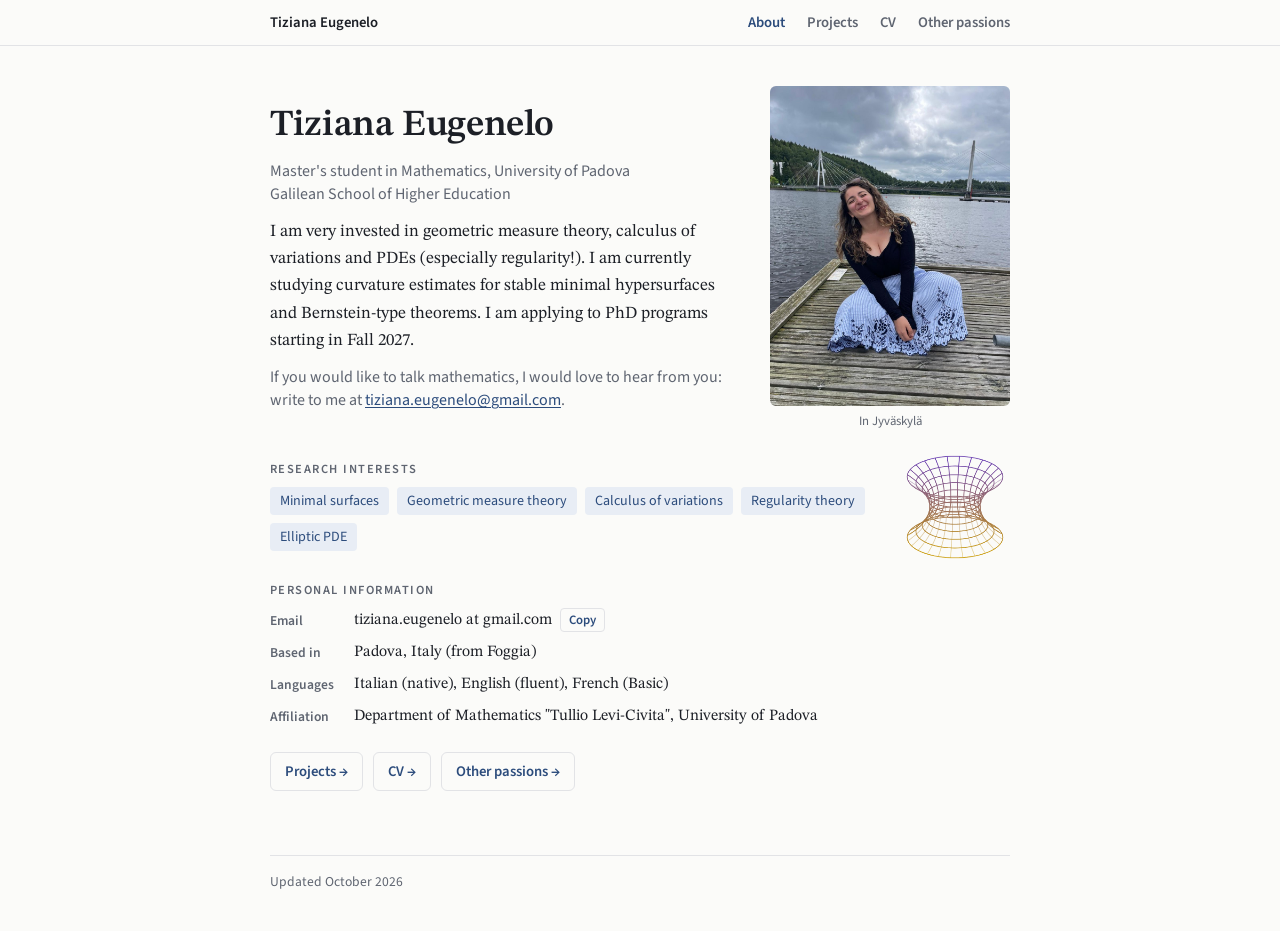
<file: index.html>
<!doctype html>
<html lang="en">
<head>
<meta charset="utf-8">
<meta name="viewport" content="width=device-width, initial-scale=1, viewport-fit=cover">
<meta name="description" content="Tiziana Eugenelo, master's student in mathematics at the University of Padova and the Galilean School. Geometric analysis and geometric measure theory.">
<title>Tiziana Eugenelo</title>
<link rel="preconnect" href="https://fonts.googleapis.com">
<link rel="stylesheet" href="https://fonts.googleapis.com/css2?family=STIX+Two+Text:ital,wght@0,400;0,600;1,400&family=Source+Sans+3:wght@400;600&display=swap">
<link rel="stylesheet" href="style.css">
<style>
.intro{grid-template-columns:1fr 240px}
.photo{width:240px}
.me{margin:0;display:grid;gap:6px}
.me figcaption{font:400 .8rem var(--sans);color:var(--muted);text-align:center}
@media (max-width:600px){.intro{grid-template-columns:1fr}.photo{width:100%;max-width:320px}.me figcaption{text-align:left}}
</style>
</head>
<body>
<nav aria-label="Pages">
  <div class="in">
    <a class="name" href="index.html" style="color:var(--ink)">Tiziana Eugenelo</a>
    <a href="index.html" class="on" aria-current="page">About</a>
    <a href="projects.html">Projects</a>
    <a href="cv.html">CV</a>
    <a href="passions.html">Other passions</a>
  </div>
</nav>

<main>
  <section id="about" aria-label="About">
    <div class="intro">
      <div>
        <h1>Tiziana Eugenelo</h1>
        <p class="role">Master's student in Mathematics, University of Padova<br>Galilean School of Higher Education</p>
        <p>I am very invested in geometric measure theory, calculus of variations and PDEs (especially regularity!). I am currently studying curvature estimates for stable minimal hypersurfaces and Bernstein-type theorems. I am applying to PhD programs starting in Fall 2027.</p>
        <p class="role">If you would like to talk mathematics, I would love to hear from you: write to me at <a href="mailto:tiziana.eugenelo@gmail.com" class="mail">tiziana.eugenelo@gmail.com</a>.</p>
      </div>
      <div class="fig">
        <figure class="me"><img class="photo" src="tiziana.jpg" alt="Tiziana Eugenelo sitting on a pier by a lake in Jyväskylä" width="900" height="1200"><figcaption>In Jyväskylä</figcaption></figure>
      </div>
    </div>
    <div class="interests">
      <div>
        <h3>Research interests</h3>
        <div class="chips"><span>Minimal surfaces</span><span>Geometric measure theory</span><span>Calculus of variations</span><span>Regularity theory</span><span>Elliptic PDE</span></div>
      </div>
      <canvas id="catenoid" width="240" height="240" role="img" aria-label="Rotating wireframe of a catenoid, a minimal surface of revolution"></canvas>
    </div>
    <div class="block">
      <h3>Personal information</h3>
      <dl class="facts">
        <dt>Email</dt><dd><span id="email">tiziana.eugenelo at gmail.com</span><button class="copy" id="copy" type="button">Copy</button></dd>
        <dt>Based in</dt><dd>Padova, Italy (from Foggia)</dd>
        <dt>Languages</dt><dd>Italian (native), English (fluent), French (Basic)</dd>
        <dt>Affiliation</dt><dd>Department of Mathematics "Tullio Levi-Civita", University of Padova</dd>
      </dl>
    </div>
    <div class="explore">
      <a href="projects.html">Projects →</a>
      <a href="cv.html">CV →</a>
      <a href="passions.html">Other passions →</a>
    </div>
  </section>
</main>

<footer><div>Updated October 2026</div></footer>
<script>
(function(){
  var btn=document.getElementById('copy');
  btn.addEventListener('click',function(){
    var t=document.getElementById('email').textContent;
    function sel(){var r=document.createRange();r.selectNodeContents(document.getElementById('email'));var s=getSelection();s.removeAllRanges();s.addRange(r);btn.textContent='Selected';}
    if(navigator.clipboard&&navigator.clipboard.writeText){navigator.clipboard.writeText(t).then(function(){btn.textContent='Copied';},sel);}else sel();
    setTimeout(function(){btn.textContent='Copy';},1800);
  });
})();
(function(){
  var c=document.getElementById('catenoid'); if(!c) return;
  var ctx=c.getContext('2d'), W=c.width, H=c.height;
  var reduce=window.matchMedia&&window.matchMedia('(prefers-reduced-motion: reduce)').matches;
  function colors(){var s=getComputedStyle(document.documentElement);var g=ctx.createLinearGradient(0,0,0,H);g.addColorStop(0.08,s.getPropertyValue('--cat-a').trim()||'#6a3fb0');g.addColorStop(0.92,s.getPropertyValue('--cat-b').trim()||'#c99a06');return g;}
  var col=colors();
  var V=1.25, scale=W/(2*Math.cosh(V)*1.15);
  function proj(u,v,a){
    var x=Math.cosh(v)*Math.cos(u), y=Math.cosh(v)*Math.sin(u), z=v;
    var xr=x*Math.cos(a)-y*Math.sin(a), yr=x*Math.sin(a)+y*Math.cos(a);
    var tilt=0.42, zr=z*Math.cos(tilt)-yr*Math.sin(tilt), depth=z*Math.sin(tilt)+yr*Math.cos(tilt);
    return [W/2+xr*scale, H/2-zr*scale*1.05, depth];
  }
  function line(pts){ctx.beginPath();pts.forEach(function(p,i){i?ctx.lineTo(p[0],p[1]):ctx.moveTo(p[0],p[1]);});ctx.stroke();}
  function draw(a){
    col=colors();
    ctx.clearRect(0,0,W,H); ctx.lineWidth=1.9; ctx.strokeStyle=col;
    var i,j,pts;
    for(i=0;i<=10;i++){var v=-V+2*V*i/10;pts=[];for(j=0;j<=72;j++)pts.push(proj(2*Math.PI*j/72,v,a));ctx.globalAlpha=0.9;line(pts);}
    for(i=0;i<24;i++){var u=2*Math.PI*i/24;pts=[];for(j=0;j<=30;j++)pts.push(proj(u,-V+2*V*j/30,a));var d=proj(u,0,a)[2];ctx.globalAlpha=d>0?0.35:0.95;line(pts);}
    ctx.globalAlpha=1;
  }
  if(reduce){draw(0.6);return;}
  var a=0.6; function tick(){a+=0.0035;draw(a);requestAnimationFrame(tick);} tick();
})();</script>
</body>
</html>
</file>
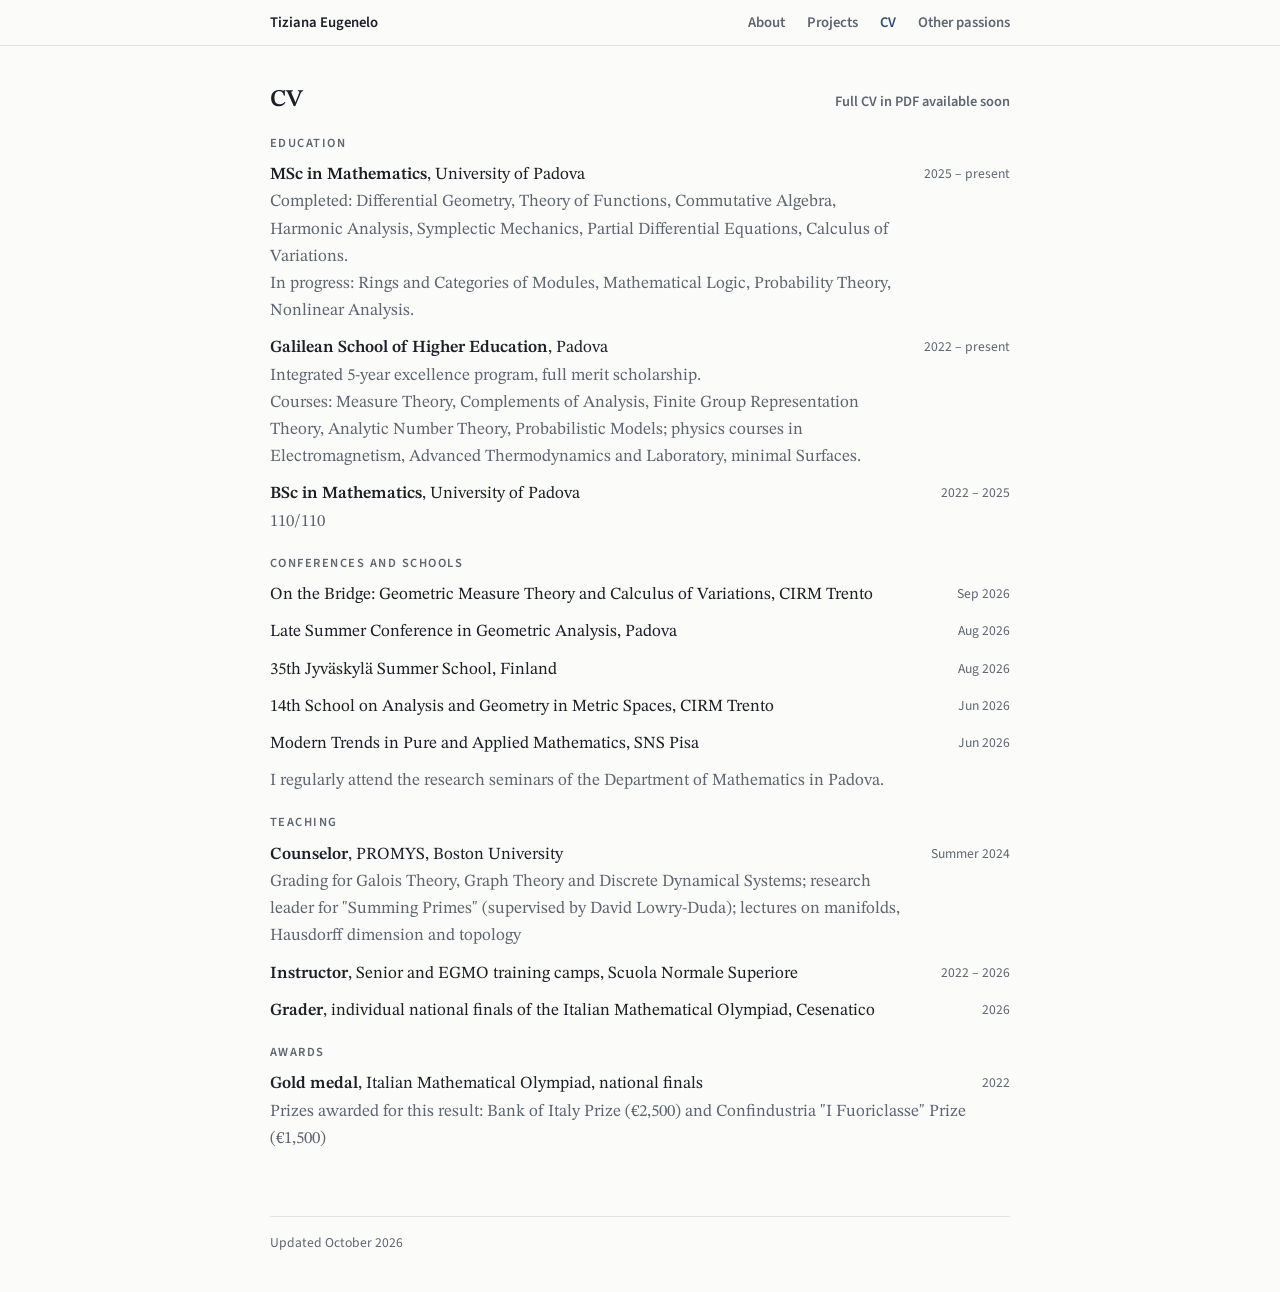
<file: cv.html>
<!doctype html>
<html lang="en">
<head>
<meta charset="utf-8">
<meta name="viewport" content="width=device-width, initial-scale=1, viewport-fit=cover">
<meta name="description" content="Tiziana Eugenelo, master's student in mathematics at the University of Padova and the Galilean School. Geometric analysis and geometric measure theory.">
<title>CV · Tiziana Eugenelo</title>
<link rel="preconnect" href="https://fonts.googleapis.com">
<link rel="stylesheet" href="https://fonts.googleapis.com/css2?family=STIX+Two+Text:ital,wght@0,400;0,600;1,400&family=Source+Sans+3:wght@400;600&display=swap">
<link rel="stylesheet" href="style.css">
</head>
<body>
<nav aria-label="Pages">
  <div class="in">
    <a class="name" href="index.html" style="color:var(--ink)">Tiziana Eugenelo</a>
    <a href="index.html">About</a>
    <a href="projects.html">Projects</a>
    <a href="cv.html" class="on" aria-current="page">CV</a>
    <a href="passions.html">Other passions</a>
  </div>
</nav>

<main class="page">
  <section id="cv">
    <div class="cvhead"><h2>CV</h2><span class="cvpdf">Full CV in PDF available soon</span></div>

    <div class="block">
      <h3>Education</h3>
      <div class="rows">
        <div class="row"><div class="t"><b>MSc in Mathematics</b>, University of Padova<br><span>Completed: Differential Geometry, Theory of Functions, Commutative Algebra, Harmonic Analysis, Symplectic Mechanics, Partial Differential Equations, Calculus of Variations.<br>In progress: Rings and Categories of Modules, Mathematical Logic, Probability Theory, Nonlinear Analysis.</span></div><span class="d">2025 – present</span></div>
        <div class="row"><div class="t"><b>Galilean School of Higher Education</b>, Padova<br><span>Integrated 5-year excellence program, full merit scholarship.<br>Courses: Measure Theory, Complements of Analysis, Finite Group Representation Theory, Analytic Number Theory, Probabilistic Models; physics courses in Electromagnetism, Advanced Thermodynamics and Laboratory, minimal Surfaces.</span></div><span class="d">2022 – present</span></div>
        <div class="row"><div class="t"><b>BSc in Mathematics</b>, University of Padova<br><span>110/110</span></div><span class="d">2022 – 2025</span></div>
      </div>
    </div>

    <div class="block">
      <h3>Conferences and schools</h3>
      <div class="rows">
        <div class="row"><div class="t">On the Bridge: Geometric Measure Theory and Calculus of Variations, CIRM Trento</div><span class="d">Sep 2026</span></div>
        <div class="row"><div class="t">Late Summer Conference in Geometric Analysis, Padova</div><span class="d">Aug 2026</span></div>
        <div class="row"><div class="t">35th Jyväskylä Summer School, Finland</div><span class="d">Aug 2026</span></div>
        <div class="row"><div class="t">14th School on Analysis and Geometry in Metric Spaces, CIRM Trento</div><span class="d">Jun 2026</span></div>
        <div class="row"><div class="t">Modern Trends in Pure and Applied Mathematics, SNS Pisa</div><span class="d">Jun 2026</span></div>
        <div class="row"><div class="t"><span>I regularly attend the research seminars of the Department of Mathematics in Padova.</span></div><span class="d"></span></div>
      </div>
    </div>

    <div class="block">
      <h3>Teaching</h3>
      <div class="rows">
        <div class="row"><div class="t"><b>Counselor</b>, PROMYS, Boston University<br><span>Grading for Galois Theory, Graph Theory and Discrete Dynamical Systems; research leader for "Summing Primes" (supervised by David Lowry-Duda); lectures on manifolds, Hausdorff dimension and topology</span></div><span class="d">Summer 2024</span></div>
        <div class="row"><div class="t"><b>Instructor</b>, Senior and EGMO training camps, Scuola Normale Superiore</div><span class="d">2022 – 2026</span></div>
        <div class="row"><div class="t"><b>Grader</b>, individual national finals of the Italian Mathematical Olympiad, Cesenatico</div><span class="d">2026</span></div>
      </div>
    </div>

    <div class="block">
      <h3>Awards</h3>
      <div class="rows">
        <div class="row"><div class="t"><b>Gold medal</b>, Italian Mathematical Olympiad, national finals<br><span>Prizes awarded for this result: Bank of Italy Prize (€2,500) and Confindustria "I Fuoriclasse" Prize (€1,500)</span></div><span class="d">2022</span></div>
      </div>
    </div>
  </section>
</main>

<footer><div>Updated October 2026 </div></footer>

</body>
</html>
</file>
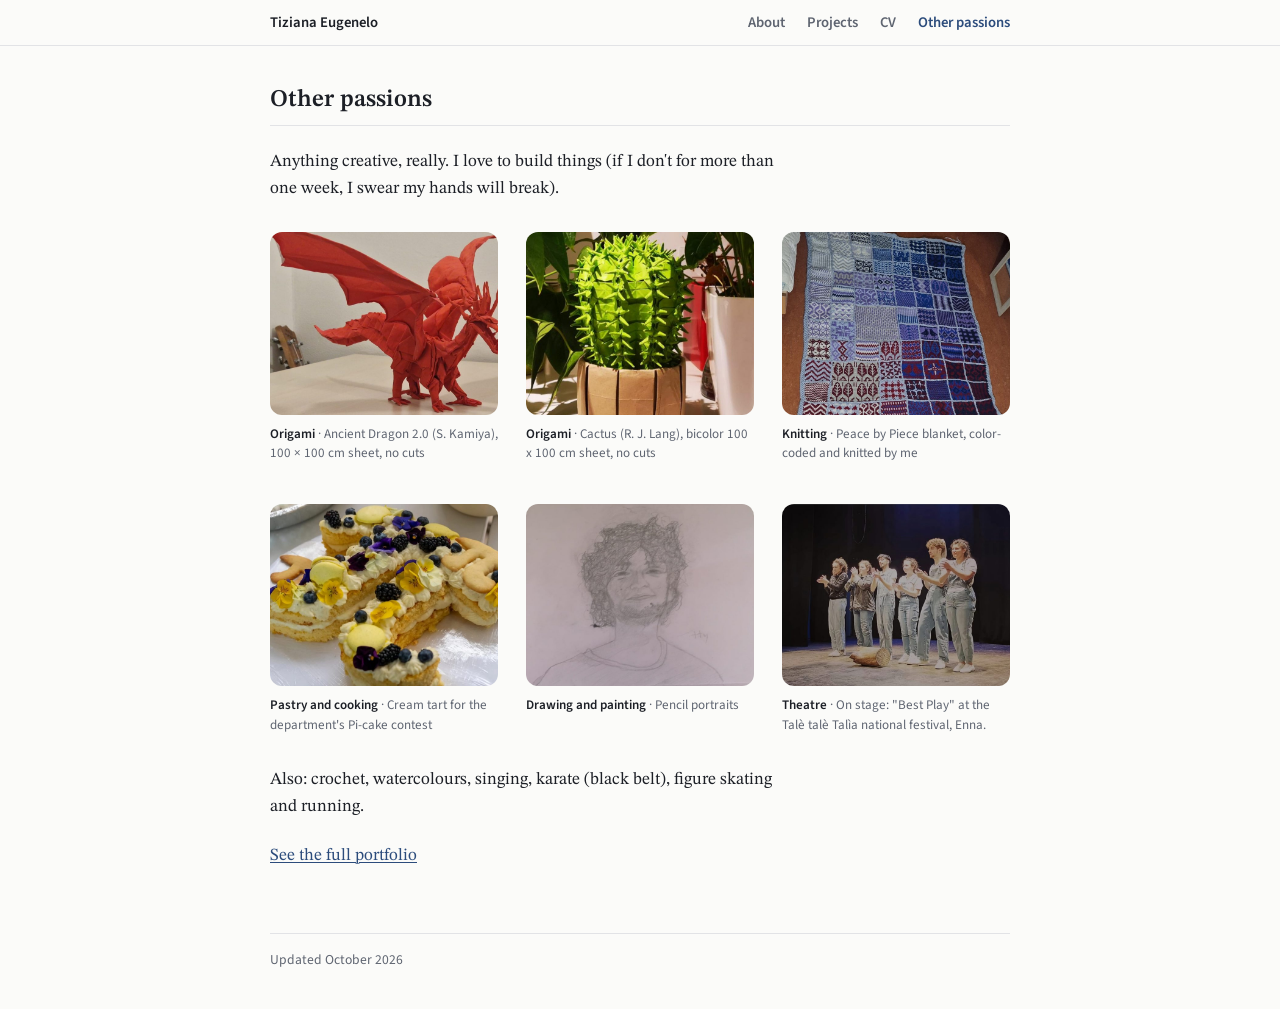
<file: passions.html>
<!doctype html>
<html lang="en">
<head>
<meta charset="utf-8">
<meta name="viewport" content="width=device-width, initial-scale=1, viewport-fit=cover">
<meta name="description" content="Tiziana Eugenelo, master's student in mathematics at the University of Padova and the Galilean School. Geometric analysis and geometric measure theory.">
<title>Other passions · Tiziana Eugenelo</title>
<link rel="preconnect" href="https://fonts.googleapis.com">
<link rel="stylesheet" href="https://fonts.googleapis.com/css2?family=STIX+Two+Text:ital,wght@0,400;0,600;1,400&family=Source+Sans+3:wght@400;600&display=swap">
<link rel="stylesheet" href="style.css">
</head>
<body>
<nav aria-label="Pages">
  <div class="in">
    <a class="name" href="index.html" style="color:var(--ink)">Tiziana Eugenelo</a>
    <a href="index.html">About</a>
    <a href="projects.html">Projects</a>
    <a href="cv.html">CV</a>
    <a href="passions.html" class="on" aria-current="page">Other passions</a>
  </div>
</nav>

<main class="page">
  <section id="passions">
    <h2>Other passions</h2>
    <p>Anything creative, really. I love to build things (if I don't for more than one week, I swear my hands will break).</p>
    <div class="gallery">
      <figure><img src="origami-dragon.jpg" alt="Red origami dragon with spread wings" loading="lazy" width="800" height="640"><figcaption><b>Origami</b> · Ancient Dragon 2.0 (S. Kamiya), 100 × 100 cm sheet, no cuts</figcaption></figure>
      <figure><img src="origami-cactus.jpg" alt="Green origami cactus in a folded paper pot" loading="lazy" width="800" height="640"><figcaption><b>Origami</b> · Cactus (R. J. Lang), bicolor 100 x 100 cm sheet, no cuts</figcaption></figure>
      <figure><img src="knitting-blanket.jpg" alt="Knitted patchwork blanket with colourwork squares in blue, purple and red" loading="lazy" width="800" height="640"><figcaption><b>Knitting</b> · Peace by Piece blanket, color-coded and knitted by me</figcaption></figure>
      <figure><img src="pastry-cake.jpg" alt="Cream tart with a biscuit base, decorated with berries, macarons and edible flowers" loading="lazy" width="800" height="640"><figcaption><b>Pastry and cooking</b> · Cream tart for the department's Pi-cake contest</figcaption></figure>
      <figure><img src="drawing-portrait.jpg" alt="Pencil portrait of a young man with curly hair" loading="lazy" width="800" height="640"><figcaption><b>Drawing and painting</b> · Pencil portraits</figcaption></figure>
      <figure><img src="theatre-group.jpg" alt="Six actors applauding at a curtain call" loading="lazy" width="800" height="640"><figcaption><b>Theatre</b> · On stage: "Best Play" at the Talè talè Talìa national festival, Enna.</figcaption></figure>
    </div>
    <p>Also: crochet, watercolours, singing, karate (black belt), figure skating and running.</p>
    <p><a href="https://tizianaeugenelo.wixsite.com/tiziana-eugenelo">See the full portfolio</a></p>
  </section>
</main>

<footer><div>Updated October 2026</div></footer>

</body>
</html>
</file>
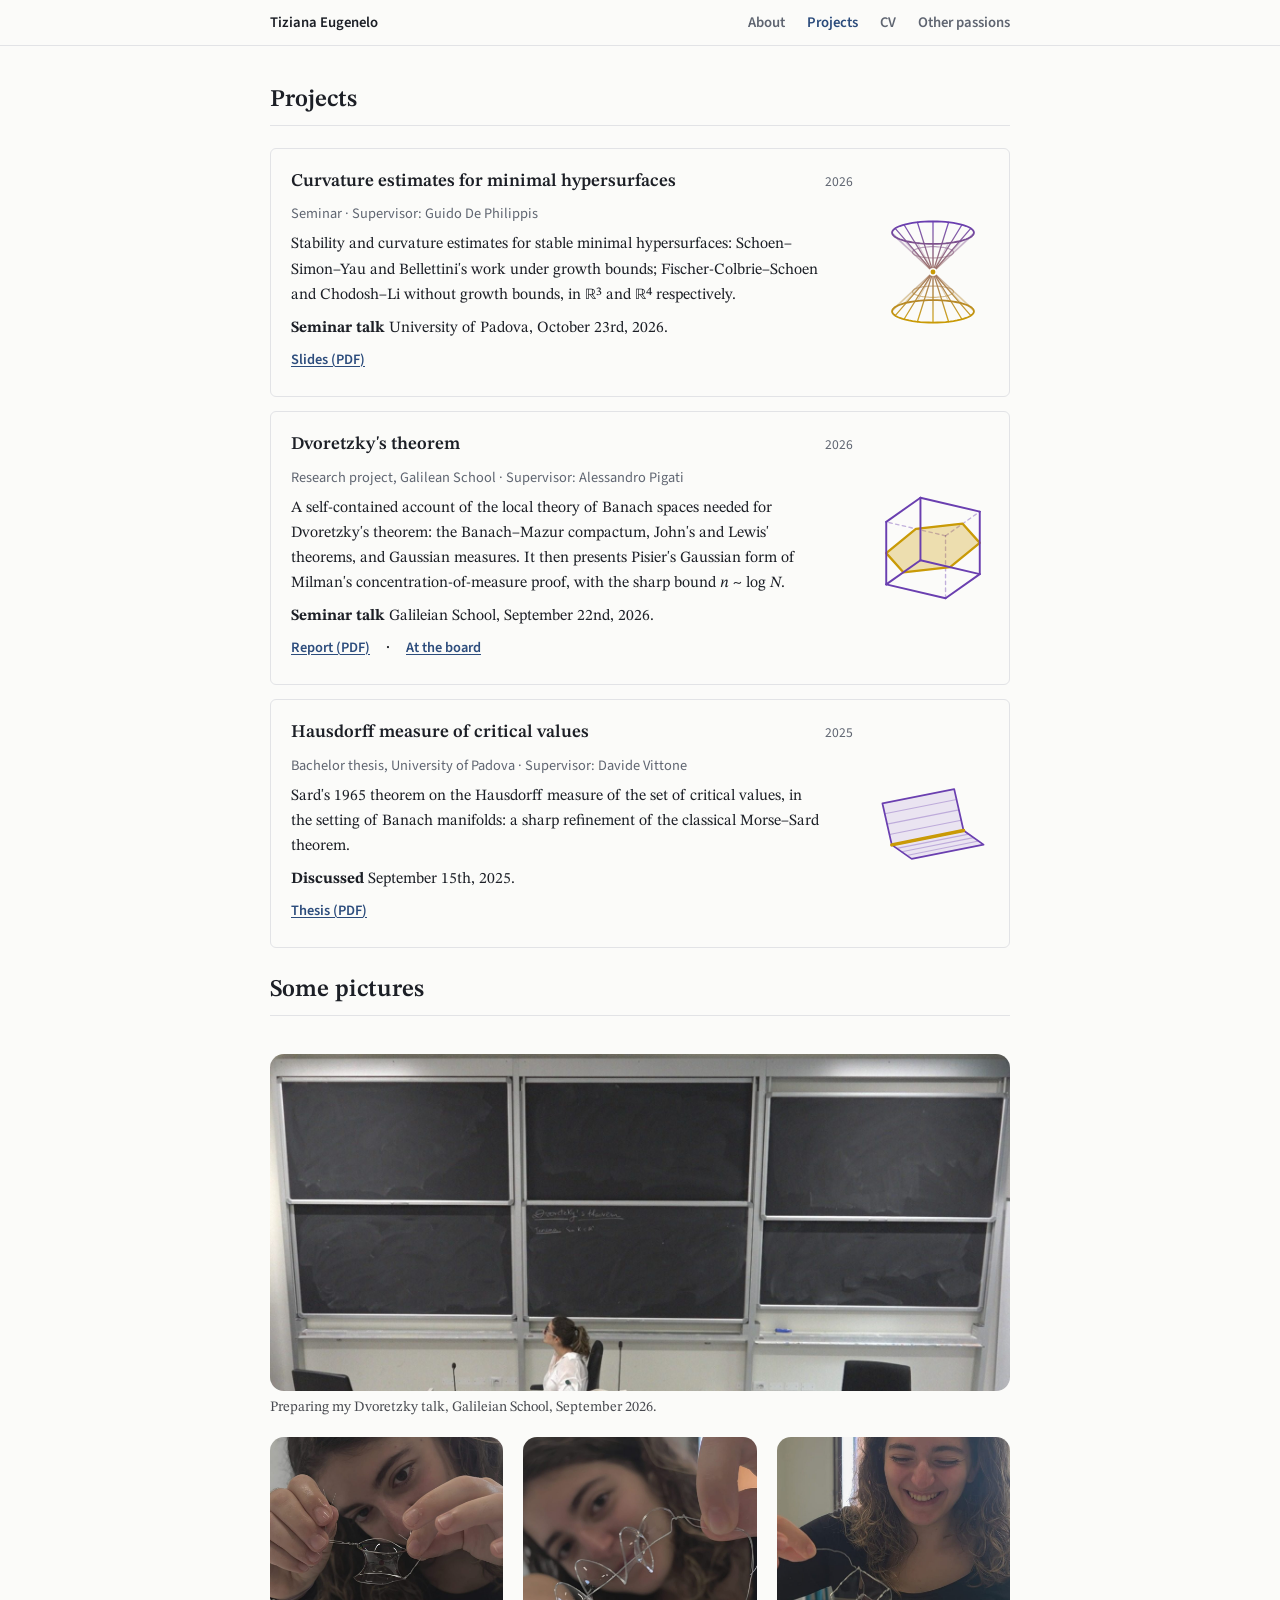
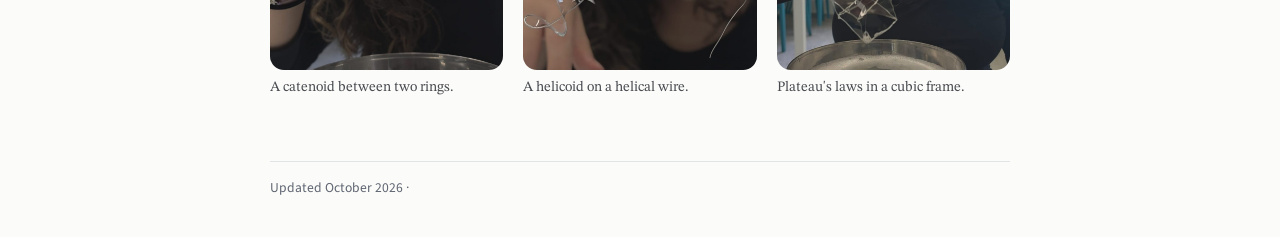
<file: projects.html>
<!doctype html>
<html lang="en">
<head>
<meta charset="utf-8">
<meta name="viewport" content="width=device-width, initial-scale=1, viewport-fit=cover">
<meta name="description" content="Tiziana Eugenelo, master's student in mathematics at the University of Padova and the Galilean School. Geometric analysis and geometric measure theory.">
<title>Projects · Tiziana Eugenelo</title>
<link rel="preconnect" href="https://fonts.googleapis.com">
<link rel="stylesheet" href="https://fonts.googleapis.com/css2?family=STIX+Two+Text:ital,wght@0,400;0,600;1,400&family=Source+Sans+3:wght@400;600&display=swap">
<link rel="stylesheet" href="style.css">
<style>
  .pics{display:grid;grid-template-columns:repeat(3,minmax(0,1fr));gap:1.25rem;margin-top:1rem}
  .pics figure{margin:0}
  .pics img{display:block;width:100%;height:auto;aspect-ratio:1/1;object-fit:cover;border-radius:14px}
  .pics .wide{grid-column:1/-1}
  .pics .wide img{aspect-ratio:auto}
  @media (max-width:640px){.pics{grid-template-columns:1fr}}
  .pics figcaption{margin-top:.45rem;font-size:.9rem;line-height:1.35;opacity:.8}
</style>
</head>
<body>
<nav aria-label="Pages">
  <div class="in">
    <a class="name" href="index.html" style="color:var(--ink)">Tiziana Eugenelo</a>
    <a href="index.html">About</a>
    <a href="projects.html" class="on" aria-current="page">Projects</a>
    <a href="cv.html">CV</a>
    <a href="passions.html">Other passions</a>
  </div>
</nav>

<main class="page">
  <section id="projects">
    <h2>Projects</h2>
    <div class="projects">
      <article class="proj withfig">
        <svg class="pfig" viewBox="8.0 8.0 104.0 104.0" role="img" aria-label="A double cone; its vertex is an isolated singular point, as for minimal cones"><defs><linearGradient id="gk" gradientUnits="userSpaceOnUse" x1="0" y1="10" x2="0" y2="110"><stop offset="0.05" style="stop-color:var(--cat-a)"/><stop offset="0.95" style="stop-color:var(--cat-b)"/></linearGradient></defs><polyline points="98.0,96.5 97.8,97.6 97.2,98.7 96.1,99.8 94.7,100.8 92.9,101.8 90.7,102.7 88.2,103.5 85.4,104.3 82.3,105.0 79.0,105.6 75.5,106.1 71.7,106.5 67.9,106.8 64.0,106.9 60.0,107.0 56.0,106.9 52.1,106.8 48.3,106.5 44.5,106.1 41.0,105.6 37.7,105.0 34.6,104.3 31.8,103.5 29.3,102.7 27.1,101.8 25.3,100.8 23.9,99.8 22.8,98.7 22.2,97.6 22.0,96.5 22.2,95.4 22.8,94.4 23.9,93.3 25.3,92.3 27.1,91.3 29.3,90.4 31.8,89.5 34.6,88.7 37.7,88.1 41.0,87.5 44.5,87.0 48.3,86.6 52.1,86.3 56.0,86.1 60.0,86.1 64.0,86.1 67.9,86.3 71.7,86.6 75.5,87.0 79.0,87.5 82.3,88.1 85.4,88.7 88.2,89.5 90.7,90.4 92.9,91.3 94.7,92.3 96.1,93.3 97.2,94.4 97.8,95.4 98.0,96.5" stroke="url(#gk)" class="ring"/><polyline points="98.0,23.5 97.8,24.6 97.2,25.6 96.1,26.7 94.7,27.7 92.9,28.7 90.7,29.6 88.2,30.5 85.4,31.3 82.3,31.9 79.0,32.5 75.5,33.0 71.7,33.4 67.9,33.7 64.0,33.9 60.0,33.9 56.0,33.9 52.1,33.7 48.3,33.4 44.5,33.0 41.0,32.5 37.7,31.9 34.6,31.3 31.8,30.5 29.3,29.6 27.1,28.7 25.3,27.7 23.9,26.7 22.8,25.6 22.2,24.6 22.0,23.5 22.2,22.4 22.8,21.3 23.9,20.2 25.3,19.2 27.1,18.2 29.3,17.3 31.8,16.5 34.6,15.7 37.7,15.0 41.0,14.4 44.5,13.9 48.3,13.5 52.1,13.2 56.0,13.1 60.0,13.0 64.0,13.1 67.9,13.2 71.7,13.5 75.5,13.9 79.0,14.4 82.3,15.0 85.4,15.7 88.2,16.5 90.7,17.3 92.9,18.2 94.7,19.2 96.1,20.2 97.2,21.3 97.8,22.4 98.0,23.5" stroke="url(#gk)" class="ring"/><polyline points="79.0,78.3 78.9,78.8 78.6,79.4 78.1,79.9 77.4,80.4 76.5,80.9 75.4,81.3 74.1,81.8 72.7,82.2 71.2,82.5 69.5,82.8 67.7,83.0 65.9,83.2 64.0,83.4 62.0,83.5 60.0,83.5 58.0,83.5 56.0,83.4 54.1,83.2 52.3,83.0 50.5,82.8 48.8,82.5 47.3,82.2 45.9,81.8 44.6,81.3 43.5,80.9 42.6,80.4 41.9,79.9 41.4,79.4 41.1,78.8 41.0,78.3 41.1,77.7 41.4,77.2 41.9,76.6 42.6,76.1 43.5,75.6 44.6,75.2 45.9,74.8 47.3,74.4 48.8,74.0 50.5,73.7 52.3,73.5 54.1,73.3 56.0,73.1 58.0,73.1 60.0,73.0 62.0,73.1 64.0,73.1 65.9,73.3 67.7,73.5 69.5,73.7 71.2,74.0 72.7,74.4 74.1,74.8 75.4,75.2 76.5,75.6 77.4,76.1 78.1,76.6 78.6,77.2 78.9,77.7 79.0,78.3" stroke="url(#gk)" class="ring thin"/><polyline points="79.0,41.7 78.9,42.3 78.6,42.8 78.1,43.4 77.4,43.9 76.5,44.4 75.4,44.8 74.1,45.2 72.7,45.6 71.2,46.0 69.5,46.3 67.7,46.5 65.9,46.7 64.0,46.9 62.0,46.9 60.0,47.0 58.0,46.9 56.0,46.9 54.1,46.7 52.3,46.5 50.5,46.3 48.8,46.0 47.3,45.6 45.9,45.2 44.6,44.8 43.5,44.4 42.6,43.9 41.9,43.4 41.4,42.8 41.1,42.3 41.0,41.7 41.1,41.2 41.4,40.6 41.9,40.1 42.6,39.6 43.5,39.1 44.6,38.7 45.9,38.2 47.3,37.8 48.8,37.5 50.5,37.2 52.3,37.0 54.1,36.8 56.0,36.6 58.0,36.5 60.0,36.5 62.0,36.5 64.0,36.6 65.9,36.8 67.7,37.0 69.5,37.2 71.2,37.5 72.7,37.8 74.1,38.2 75.4,38.7 76.5,39.1 77.4,39.6 78.1,40.1 78.6,40.6 78.9,41.2 79.0,41.7" stroke="url(#gk)" class="ring thin"/><line x1="98.0" y1="23.5" x2="22.0" y2="96.5" stroke="url(#gk)" class="gen back"/><line x1="95.1" y1="27.5" x2="24.9" y2="92.5" stroke="url(#gk)" class="gen back"/><line x1="86.9" y1="30.9" x2="33.1" y2="89.1" stroke="url(#gk)" class="gen back"/><line x1="74.5" y1="33.1" x2="45.5" y2="86.9" stroke="url(#gk)" class="gen back"/><line x1="60.0" y1="33.9" x2="60.0" y2="86.1" stroke="url(#gk)" class="gen back"/><line x1="45.5" y1="33.1" x2="74.5" y2="86.9" stroke="url(#gk)" class="gen back"/><line x1="33.1" y1="30.9" x2="86.9" y2="89.1" stroke="url(#gk)" class="gen back"/><line x1="24.9" y1="27.5" x2="95.1" y2="92.5" stroke="url(#gk)" class="gen back"/><line x1="22.0" y1="23.5" x2="98.0" y2="96.5" stroke="url(#gk)" class="gen back"/><line x1="24.9" y1="19.5" x2="95.1" y2="100.5" stroke="url(#gk)" class="gen"/><line x1="33.1" y1="16.1" x2="86.9" y2="103.9" stroke="url(#gk)" class="gen"/><line x1="45.5" y1="13.8" x2="74.5" y2="106.2" stroke="url(#gk)" class="gen"/><line x1="60.0" y1="13.0" x2="60.0" y2="107.0" stroke="url(#gk)" class="gen"/><line x1="74.5" y1="13.8" x2="45.5" y2="106.2" stroke="url(#gk)" class="gen"/><line x1="86.9" y1="16.1" x2="33.1" y2="103.9" stroke="url(#gk)" class="gen"/><line x1="95.1" y1="19.5" x2="24.9" y2="100.5" stroke="url(#gk)" class="gen"/><circle cx="60.0" cy="60.0" r="3" class="vertex"/></svg>
        <div class="top"><span class="t">Curvature estimates for minimal hypersurfaces</span><span class="d">2026</span></div>
        <span class="who">Seminar · Supervisor: Guido De Philippis</span>
        <p>Stability and curvature estimates for stable minimal hypersurfaces: Schoen–Simon–Yau and Bellettini's work under growth bounds; Fischer-Colbrie–Schoen and Chodosh–Li without growth bounds, in ℝ³ and ℝ⁴ respectively.</p>
        <p><b>Seminar talk</b> University of Padova, October 23rd, 2026.</p>
        <div class="files"><a href="seminario-definitivo.pdf">Slides (PDF)</a></div>
      </article>
      <article class="proj withfig">
        <svg class="pfig" viewBox="10.9 10.9 98.2 98.2" role="img" aria-label="A cube cut by a plane through its centre; the section is a regular hexagon"><line x1="71.0" y1="104.1" x2="71.0" y2="49.3" class="hid"/><line x1="71.0" y1="49.3" x2="101.0" y2="28.1" class="hid"/><line x1="71.0" y1="49.3" x2="19.0" y2="37.1" class="hid"/><polygon points="86.0,38.7 45.0,43.2 19.0,64.5 34.0,81.3 75.0,76.8 101.0,55.5" class="face"/><line x1="71.0" y1="104.1" x2="101.0" y2="82.9" class="edge"/><line x1="71.0" y1="104.1" x2="19.0" y2="91.9" class="edge"/><line x1="101.0" y1="82.9" x2="101.0" y2="28.1" class="edge"/><line x1="101.0" y1="82.9" x2="49.0" y2="70.7" class="edge"/><line x1="101.0" y1="28.1" x2="49.0" y2="15.9" class="edge"/><line x1="19.0" y1="91.9" x2="19.0" y2="37.1" class="edge"/><line x1="19.0" y1="91.9" x2="49.0" y2="70.7" class="edge"/><line x1="19.0" y1="37.1" x2="49.0" y2="15.9" class="edge"/><line x1="49.0" y1="70.7" x2="49.0" y2="15.9" class="edge"/></svg>
        <div class="top"><span class="t">Dvoretzky's theorem</span><span class="d">2026</span></div>
        <span class="who">Research project, Galilean School · Supervisor: Alessandro Pigati</span>
        <p>A self-contained account of the local theory of Banach spaces needed for Dvoretzky's theorem: the Banach–Mazur compactum, John's and Lewis' theorems, and Gaussian measures. It then presents Pisier's Gaussian form of Milman's concentration-of-measure proof, with the sharp bound <i>n</i> ~ log <i>N</i>.</p>
        <p><b>Seminar talk</b> Galileian School, September 22nd, 2026.<i></i></p>
        <div class="files"><a href="eugenelo-dvoretzky.pdf">Report (PDF)</a> · <a href="#board">At the board</a></div>
      </article>
      <article class="proj withfig">
        <svg class="pfig" viewBox="13.4 5.9 103.0 103.0" role="img" aria-label="A sheet of paper folded along a line; the crease is the set of critical points"><polygon points="27.0,76.6 93.0,63.4 111.4,76.4 45.3,89.5" class="sheet"/><polygon points="27.0,76.6 93.0,63.4 84.4,25.3 18.4,38.5" class="sheet"/><line x1="31.6" y1="79.8" x2="97.6" y2="66.7" class="rule"/><line x1="24.8" y1="67.1" x2="90.9" y2="53.9" class="rule"/><line x1="36.2" y1="83.0" x2="102.2" y2="69.9" class="rule"/><line x1="22.7" y1="57.5" x2="88.7" y2="44.4" class="rule"/><line x1="40.7" y1="86.3" x2="106.8" y2="73.1" class="rule"/><line x1="20.5" y1="48.0" x2="86.6" y2="34.9" class="rule"/><line x1="27.0" y1="76.6" x2="93.0" y2="63.4" class="crease"/></svg>
        <div class="top"><span class="t">Hausdorff measure of critical values</span><span class="d">2025</span></div>
        <span class="who">Bachelor thesis, University of Padova · Supervisor: Davide Vittone</span>
        <p>Sard's 1965 theorem on the Hausdorff measure of the set of critical values, in the setting of Banach manifolds: a sharp refinement of the classical Morse–Sard theorem.</p>
        <p><b>Discussed</b> September 15th, 2025.</p>
        <div class="files"><a href="eugenelo-bachelor-thesis.pdf">Thesis (PDF)</a></div>
      </article>
    </div>
  </section>

  <section id="pictures">
    <h2>Some pictures</h2>
    <div class="pics">
      <figure class="wide" id="board"><img src="pic-dvoretzky-seminar.jpg" alt="Preparing my Dvoretzky talk" loading="lazy" width="1600" height="728"><figcaption>Preparing my Dvoretzky talk, Galileian School, September 2026.</figcaption></figure>
      <figure><img src="pic-catenoid.jpg" alt="A soap-film catenoid between two wire rings" loading="lazy" width="900" height="900"><figcaption>A catenoid between two rings.</figcaption></figure>
      <figure><img src="pic-helicoid.jpg" alt="A soap-film helicoid on a helical wire" loading="lazy" width="900" height="900"><figcaption>A helicoid on a helical wire.</figcaption></figure>
      <figure><img src="pic-cube.jpg" alt="A soap film in a cubic wire frame, meeting along Plateau junctions" loading="lazy" width="900" height="900"><figcaption>Plateau's laws in a cubic frame.</figcaption></figure>
    </div>
  </section>
</main>

<footer><div>Updated October 2026 · </div></footer>

</body>
</html>
</file>
<file: style.css>
/* Layout: homepage accademica a colonna singola, barra fissa con quattro sezioni; foto accanto al nome, catenoide accanto agli interessi, galleria 4×2 per le passioni */
:root{
  --paper:#fbfbf9; --ink:#1c1f26; --muted:#5f6571; --rule:#e2e3e6;
  --accent:#2c4c7c; --accent-soft:#e8edf5; --cat-a:#6a3fb0; --cat-b:#c99a06; --nav:rgba(251,251,249,.92);
  --serif:"STIX Two Text", "Palatino Linotype", Palatino, Georgia, serif;
  --sans:"Source Sans 3", "Segoe UI", system-ui, sans-serif;
}
@media (prefers-color-scheme: dark){:root:not([data-theme="light"]){
  --paper:#15171c; --ink:#e4e6ea; --muted:#9aa0ab; --rule:#2b2f37; --accent:#8fb0e0; --accent-soft:#1f2836; --cat-a:#b28ef0; --cat-b:#f2cc4a; --nav:rgba(21,23,28,.92); color-scheme:dark}}
:root[data-theme="dark"]{
  --paper:#15171c; --ink:#e4e6ea; --muted:#9aa0ab; --rule:#2b2f37; --accent:#8fb0e0; --accent-soft:#1f2836; --cat-a:#b28ef0; --cat-b:#f2cc4a; --nav:rgba(21,23,28,.92); color-scheme:dark}
*{box-sizing:border-box}
body{background:var(--paper);color:var(--ink);font:17px/1.6 var(--serif);margin:0}
a{color:var(--accent);text-decoration-thickness:1px;text-underline-offset:2px}
a:hover{text-decoration-thickness:2px}
a:focus-visible{outline:2px solid var(--accent);outline-offset:2px;border-radius:2px}
h1,h2,h3{font-weight:600;margin:0;text-wrap:balance;line-height:1.2}
h1{font-size:2.3rem;letter-spacing:-.01em}
h2{font-size:1.5rem}
h3{font:600 .78rem/1 var(--sans);letter-spacing:.12em;text-transform:uppercase;color:var(--muted)}
p{margin:0;max-width:66ch}

nav{position:sticky;top:env(safe-area-inset-top,0px);z-index:5;background:var(--nav);backdrop-filter:blur(6px);border-bottom:1px solid var(--rule)}
nav .in{max-width:780px;margin:0 auto;padding-inline:20px;padding-block:12px;display:flex;gap:6px 22px;flex-wrap:wrap;align-items:baseline}
nav .name{font-weight:600;margin-right:auto}
nav a{font:600 .92rem var(--sans);text-decoration:none;color:var(--muted)}
nav a:hover,nav a.on{color:var(--accent)}

main{max-width:780px;margin:0 auto;padding-inline:20px;padding-block:40px 64px;display:grid;gap:64px}
section{display:grid;gap:22px}
section > h2{padding-bottom:10px;border-bottom:1px solid var(--rule)}
.block{display:grid;gap:12px}

/* About */
.intro{display:grid;grid-template-columns:1fr 180px;gap:32px;align-items:center}
.photo{width:180px;height:auto;aspect-ratio:3/4;max-width:100%;object-fit:cover;border-radius:6px;display:block}
.interests{display:grid;grid-template-columns:1fr 110px;gap:20px;align-items:center}
.interests > div{display:grid;gap:12px;min-width:0}
.intro > div{display:grid;gap:12px;min-width:0}
.role{font-family:var(--sans);color:var(--muted);font-size:1rem;line-height:1.45}
canvas{width:110px;height:110px;max-width:100%;display:block}
.caption{font:400 .72rem var(--sans);color:var(--muted);text-align:center;margin-top:4px}
.chips{display:flex;flex-wrap:wrap;gap:8px}
.chips span{font:400 .88rem var(--sans);background:var(--accent-soft);color:var(--accent);padding:4px 10px;border-radius:4px}
.facts{display:grid;grid-template-columns:auto 1fr;gap:6px 20px;font-size:.98rem;margin:0}
.facts dt{font:600 .85rem/1.9 var(--sans);color:var(--muted)}
.facts dd{margin:0;min-width:0}
.copy{font:600 .8rem var(--sans);background:transparent;color:var(--accent);border:1px solid var(--rule);border-radius:4px;padding:2px 8px;margin-left:8px;cursor:pointer}
.copy:focus-visible{outline:2px solid var(--accent);outline-offset:2px}

/* Projects */
.projects{display:grid;gap:14px}
.proj{border:1px solid var(--rule);border-radius:6px;padding:18px 20px;display:grid;gap:8px;min-width:0}
.proj .top{display:flex;justify-content:space-between;align-items:baseline;gap:4px 16px;flex-wrap:wrap}
.proj .t{font-size:1.12rem;font-weight:600}
.proj .d{font:400 .85rem var(--sans);color:var(--muted);font-variant-numeric:tabular-nums}
.proj .who{font:400 .9rem var(--sans);color:var(--muted)}
.proj p{font-size:.98rem}
.proj .files{display:flex;gap:16px;flex-wrap:wrap;font:600 .9rem var(--sans)}
.proj.withfig{grid-template-columns:minmax(0,1fr) 112px;column-gap:24px}
.proj.withfig > *{grid-column:1}
.proj.withfig > .pfig{grid-column:2;grid-row:1 / span 6;align-self:center}
.pfig{width:112px;height:112px;display:block;fill:none;stroke-linecap:round;stroke-linejoin:round}
.pfig .hid{stroke:var(--cat-a);stroke-width:1.2;opacity:.4;stroke-dasharray:3 3}
.pfig .face{fill:var(--cat-b);fill-opacity:.3;stroke:var(--cat-b);stroke-width:2}
.pfig .edge{stroke:var(--cat-a);stroke-width:1.7}
.pfig .sheet{fill:var(--cat-a);fill-opacity:.12;stroke:var(--cat-a);stroke-width:1.6}
.pfig .rule{stroke:var(--cat-a);stroke-width:1;opacity:.35}
.pfig .crease{stroke:var(--cat-b);stroke-width:3.2}
.pfig .ring{stroke-width:1.7}
.pfig .ring.thin{stroke-width:1.1;opacity:.55}
.pfig .gen{stroke-width:1.2;opacity:.9}
.pfig .gen.back{opacity:.3}
.pfig .vertex{fill:var(--cat-b);stroke:var(--paper);stroke-width:1.5}
.pill{font:600 .68rem var(--sans);letter-spacing:.06em;text-transform:uppercase;color:var(--accent);border:1px solid var(--accent);padding:2px 6px;border-radius:3px;margin-left:8px;vertical-align:3px}

/* CV */
.cvhead{display:flex;justify-content:space-between;align-items:baseline;gap:8px 16px;flex-wrap:wrap}
.cvpdf{font:600 .9rem var(--sans);color:var(--muted)}
.rows{display:grid;gap:10px}
.row{display:grid;grid-template-columns:1fr auto;gap:2px 16px}
.row .t{min-width:0}
.row .t b{font-weight:600}
.row .t span{color:var(--muted)}
.row .d{font:400 .85rem var(--sans);color:var(--muted);white-space:nowrap;text-align:right;font-variant-numeric:tabular-nums;padding-top:3px}

/* Other passions */
.gallery{display:flex;flex-wrap:wrap;justify-content:center;gap:40px 28px;padding-block:8px}
.gallery figure{margin:0;display:grid;gap:10px;align-content:start;min-width:0;flex:0 0 calc((100% - 56px)/3)}
.gallery img{width:100%;height:auto;aspect-ratio:5/4;object-fit:cover;border-radius:12px;display:block;background:var(--rule)}
.gallery figcaption{font:400 .82rem/1.5 var(--sans);color:var(--muted)}
.gallery figcaption b{font-weight:600;color:var(--ink)}

footer{max-width:780px;margin:0 auto;padding-inline:20px;padding-block:0 40px;font:400 .85rem var(--sans);color:var(--muted)}
footer div{border-top:1px solid var(--rule);padding-top:16px}

@media (max-width:600px){
  body{font-size:16px}
  .intro{grid-template-columns:1fr}
  .intro .fig{order:-1;justify-self:start}
  .photo{width:140px}
  .interests{grid-template-columns:1fr 84px}
  canvas{width:84px;height:84px}
  .gallery{gap:32px 18px}
  .gallery figure{flex-basis:calc((100% - 18px)/2)}
  .gallery img{border-radius:10px}
  .proj.withfig{grid-template-columns:minmax(0,1fr)}
  .proj.withfig > .pfig{grid-column:1;grid-row:auto;order:-1;width:84px;height:84px}
  h1{font-size:1.9rem}
  .row{grid-template-columns:1fr}
  .row .d{text-align:left;padding-top:0}
  nav .name{display:none}
}
.explore{display:flex;flex-wrap:wrap;gap:10px}
.explore a{font:600 .92rem var(--sans);text-decoration:none;color:var(--accent);border:1px solid var(--rule);border-radius:6px;padding:8px 14px}
.explore a:hover{border-color:var(--accent)}
main.page{gap:28px}
</file>
